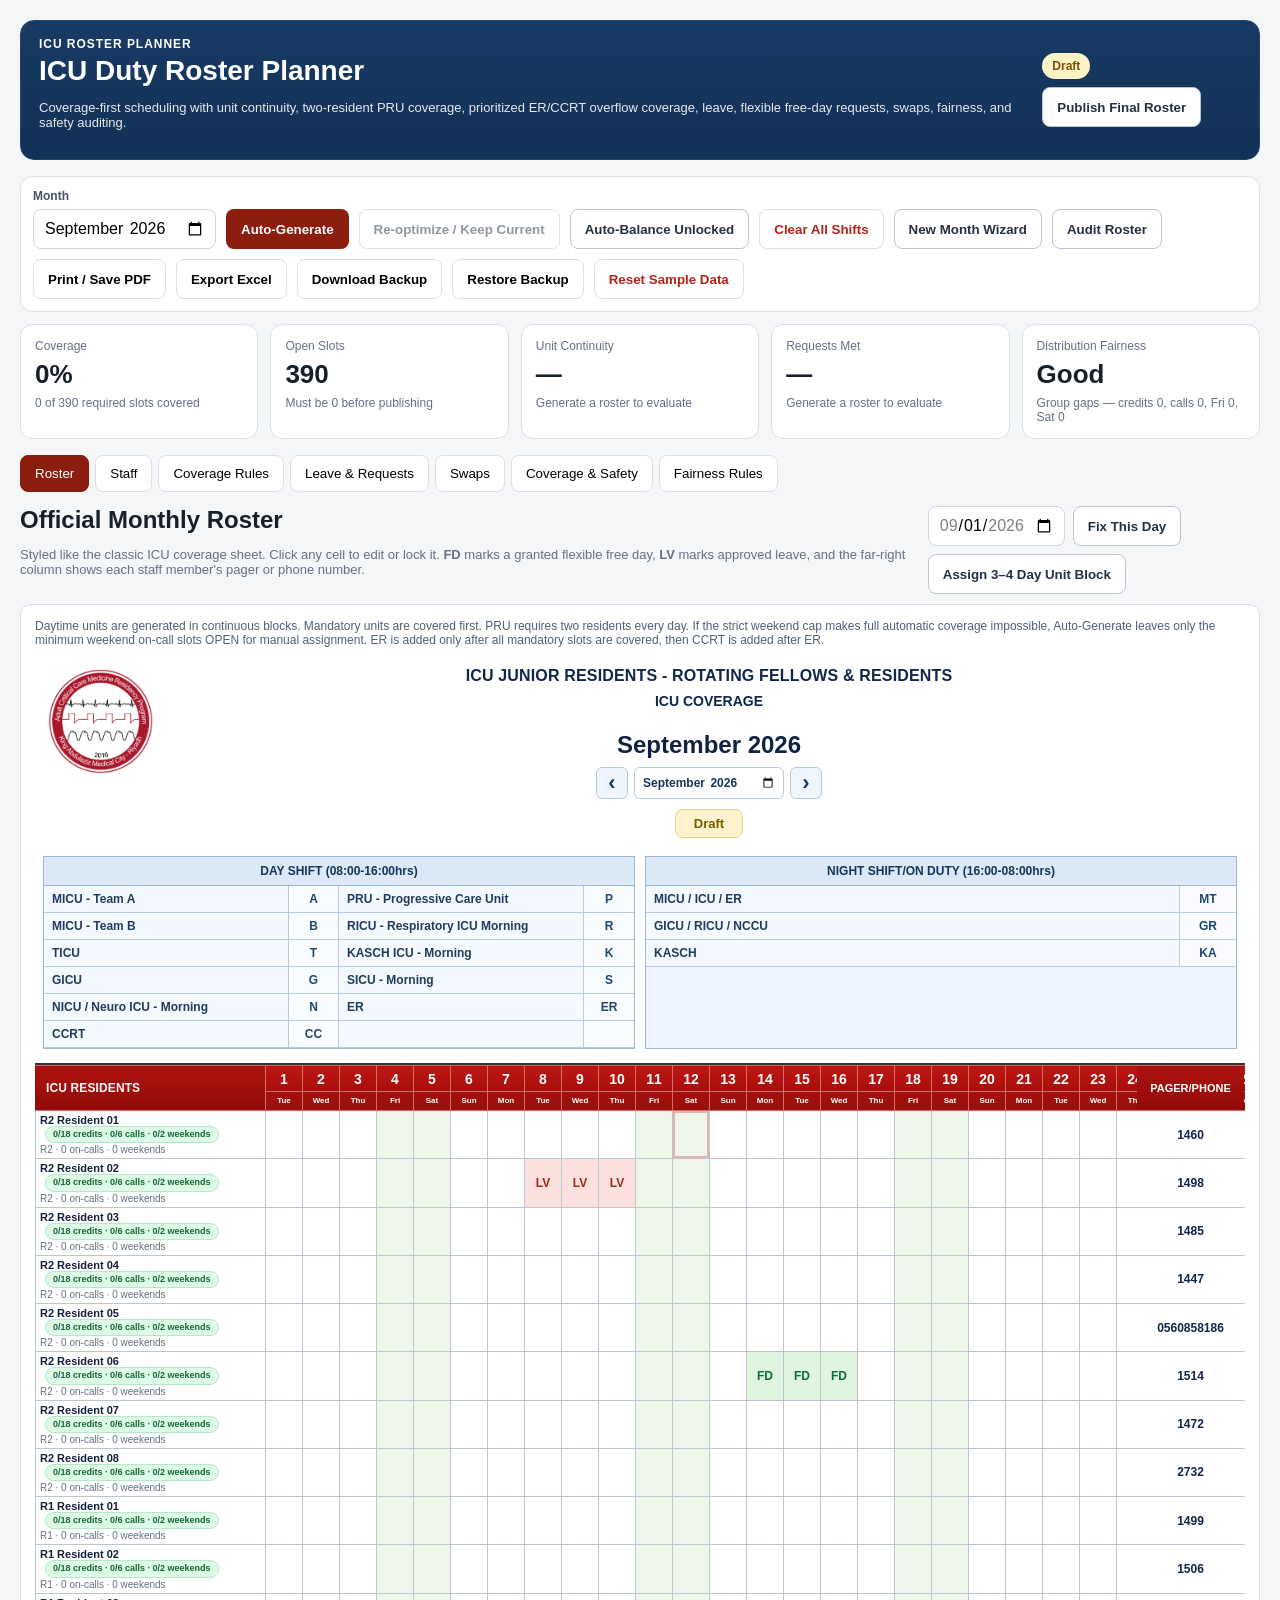
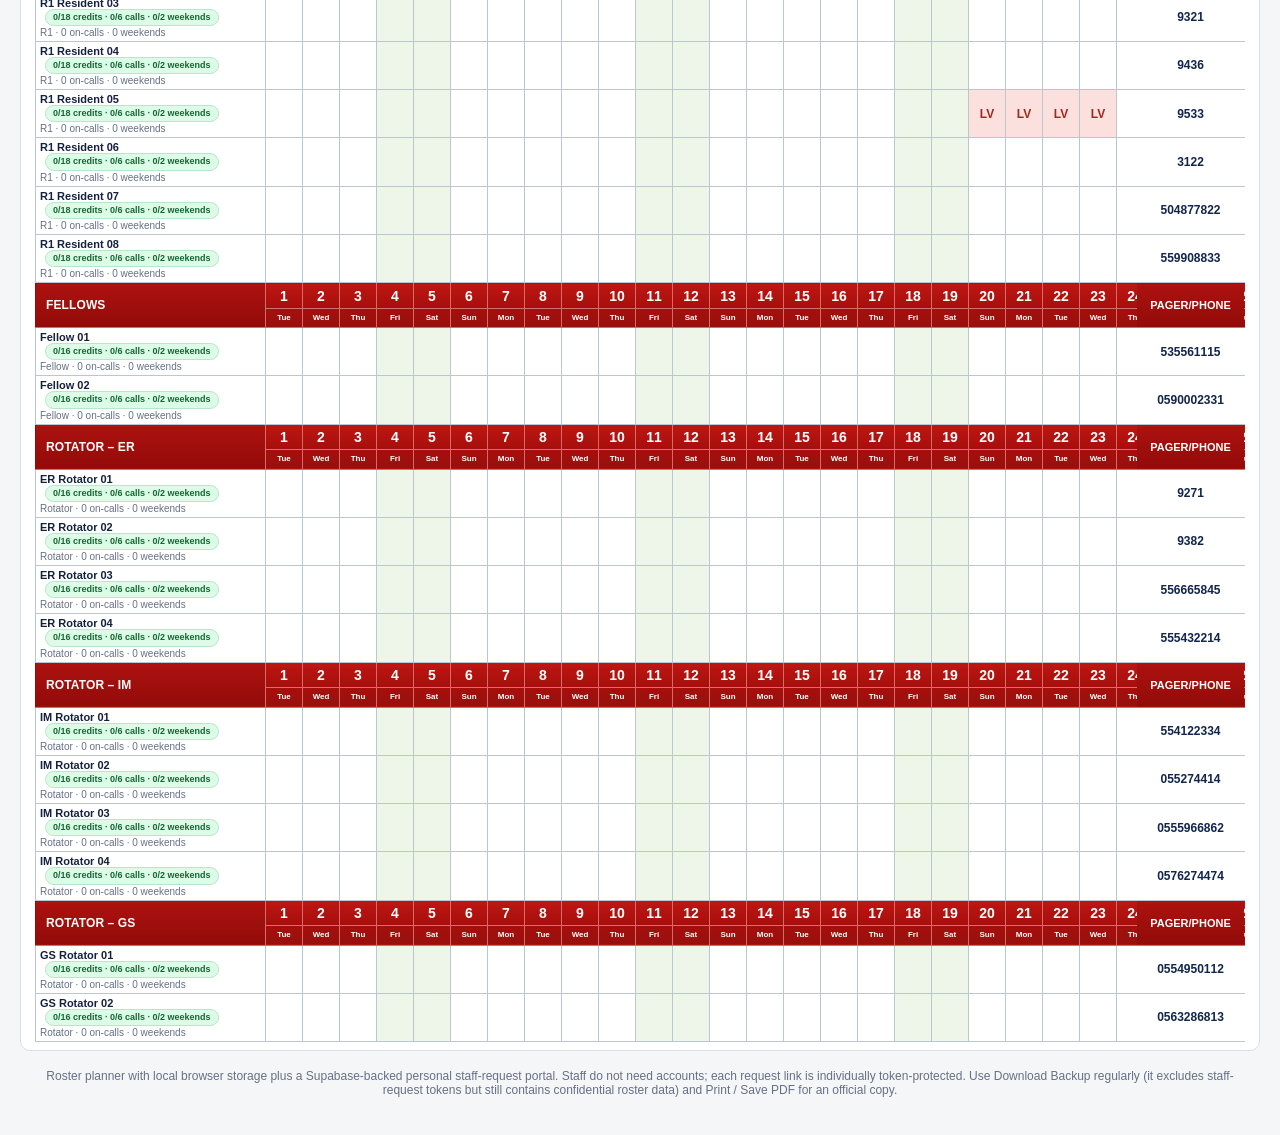
<file: index.html>
<!doctype html>
<html lang="en" dir="ltr">
<head>
  <meta charset="utf-8" />
  <meta name="viewport" content="width=device-width, initial-scale=1" />
  <title>ICU Roster Planner</title>
  <link rel="stylesheet" href="styles.css" />
</head>
<body>
  <div class="app-shell">
    <header class="topbar">
      <div>
        <div class="eyebrow">ICU ROSTER PLANNER</div>
        <h1>ICU Duty Roster Planner</h1>
        <p class="muted">Coverage-first scheduling with unit continuity, two-resident PRU coverage, prioritized ER/CCRT overflow coverage, leave, flexible free-day requests, swaps, fairness, and safety auditing.</p>
      </div>
      <div class="header-actions">
        <span id="publishBadge" class="badge draft">Draft</span>
        <button id="publishBtn" class="btn secondary" type="button">Publish Final Roster</button>
      </div>
    </header>

    <section class="toolbar card">
      <div class="field compact">
        <label for="monthPicker">Month</label>
        <input id="monthPicker" type="month" value="2026-09" />
      </div>
      <button id="generateBtn" class="btn primary" type="button">Auto-Generate</button>
      <button id="reoptimizeBtn" class="btn secondary" type="button" title="Try to satisfy new requests while changing as few existing assignments as possible">Re-optimize / Keep Current</button>
      <button id="autoBalanceBtn" class="btn secondary" type="button" title="Rebalance unlocked assignments without changing daily coverage">Auto-Balance Unlocked</button>
      <button id="clearAllShiftsBtn" class="btn danger ghost" type="button" title="Clear every roster assignment in the current month">Clear All Shifts</button>
      <button id="newMonthBtn" class="btn secondary" type="button">New Month Wizard</button>
      <button id="auditBtn" class="btn secondary" type="button">Audit Roster</button>
      <button id="printBtn" class="btn ghost" type="button">Print / Save PDF</button>
      <button id="exportExcelBtn" class="btn ghost" type="button" title="Download the roster, coverage, units and workload as an Excel workbook">Export Excel</button>
      <button id="backupBtn" class="btn ghost" type="button">Download Backup</button>
      <button id="restoreBtn" class="btn ghost" type="button">Restore Backup</button>
      <input id="restoreInput" type="file" accept="application/json,.json" hidden />
      <button id="resetBtn" class="btn danger ghost" type="button">Reset Sample Data</button>
    </section>

    <section id="newMonthWizard" class="form-card card hidden wizard-card">
      <div class="section-head small">
        <div><h2>New Month Wizard</h2><p class="muted">Create the next roster without re-entering names, pagers, eligibility, or rules. Choose who is active for that month; assignments start blank.</p></div>
        <button id="closeNewMonthBtn" class="btn ghost" type="button">Close</button>
      </div>
      <div class="form-grid">
        <div class="field"><label>New roster month</label><input id="wizardMonth" type="month" /></div>
        <div class="field"><label>Starting point</label><select id="wizardMode"><option value="blank">Blank assignments, keep staff, pagers & rules</option></select></div>
      </div>
      <div class="wizard-staff-head"><strong>Active staff for the new month</strong><div class="inline-actions"><button id="wizardSelectAll" class="mini-btn" type="button">Select All</button><button id="wizardClearAll" class="mini-btn" type="button">Clear</button></div></div>
      <div id="wizardStaffList" class="wizard-staff-list"></div>
      <div class="inline-actions spaced"><button id="createMonthBtn" class="btn primary" type="button">Create Month</button><span class="muted">Leave/TRA and requests remain attached to their original dates automatically.</span></div>
    </section>

    <section class="stats-grid five">
      <article class="stat card"><span>Coverage</span><strong id="coverageStat">—</strong><small id="coverageSub">—</small></article>
      <article class="stat card"><span>Open Slots</span><strong id="openStat">—</strong><small>Must be 0 before publishing</small></article>
      <article class="stat card"><span>Unit Continuity</span><strong id="continuityStat">—</strong><small id="continuitySub">Minimum block rule</small></article>
      <article class="stat card"><span>Requests Met</span><strong id="requestStat">—</strong><small id="requestSub">Soft preferences</small></article>
      <article class="stat card"><span>Distribution Fairness</span><strong id="fairnessStat">—</strong><small id="fairnessSub">Group-balanced totals, calls, and weekends</small></article>
    </section>

    <nav class="tabs" aria-label="Application sections">
      <button class="tab active" data-tab="schedule" type="button">Roster</button>
      <button class="tab" data-tab="staff" type="button">Staff</button>
      <button class="tab" data-tab="coverage" type="button">Coverage Rules</button>
      <button class="tab" data-tab="requests" type="button">Leave & Requests</button>
      <button class="tab" data-tab="swaps" type="button">Swaps</button>
      <button class="tab" data-tab="safety" type="button">Coverage & Safety</button>
      <button class="tab" data-tab="rules" type="button">Fairness Rules</button>
    </nav>

    <main>
      <section id="tab-schedule" class="tab-panel active">
        <div class="schedule-head compact-head">
          <div>
            <h2>Official Monthly Roster</h2>
            <p class="muted">Styled like the classic ICU coverage sheet. Click any cell to edit or lock it. <b>FD</b> marks a granted flexible free day, <b>LV</b> marks approved leave, and the far-right column shows each staff member's pager or phone number.</p>
          </div>
          <div class="inline-actions fix-day-controls">
            <input id="fixDayDate" type="date" aria-label="Date to repair" />
            <button id="fixDayBtn" class="btn secondary" type="button">Fix This Day</button>
            <button id="unitBlockBtn" class="btn secondary" type="button">Assign 3–4 Day Unit Block</button>
          </div>
        </div>

        <div id="unitBlockPanel" class="form-card card hidden unit-block-card">
          <div class="section-head small">
            <div><h3>Assign 3–4 Consecutive Days to One Unit</h3><p class="muted">Fast manual block assignment for required daytime units only. This tool cannot assign or overwrite MT, GR, KA, ER/CCRT overflow, or any other on-call/night duty. For any staff member, a block that would split Friday/Saturday is shifted to the nearest same-length weekend-safe block and shown in the preview before applying.</p></div>
            <button id="closeUnitBlockBtn" class="btn ghost" type="button">Close</button>
          </div>
          <div class="form-grid unit-block-grid">
            <div class="field"><label>Staff member</label><select id="unitBlockStaff"></select></div>
            <div class="field"><label>Daytime unit</label><select id="unitBlockUnit"></select></div>
            <div class="field"><label>Start date</label><input id="unitBlockStart" type="date" /></div>
            <div class="field"><label>Consecutive days</label><select id="unitBlockLength"><option value="3">3 days</option><option value="4">4 days</option></select></div>
          </div>
          <label class="check"><input id="unitBlockLock" type="checkbox" /> Lock these cells after assignment</label>
          <div id="unitBlockPreview" class="staff-sheet-tip">Choose staff, a daytime unit, start date, and 3 or 4 days.</div>
          <div class="inline-actions"><button id="applyUnitBlockBtn" class="btn primary" type="button">Apply Unit Block</button></div>
        </div>
        <div class="official-roster card">
          <div class="official-note">Daytime units are generated in continuous blocks. Mandatory units are covered first. PRU requires two residents every day. If the strict weekend cap makes full automatic coverage impossible, Auto-Generate leaves only the minimum weekend on-call slots OPEN for manual assignment. ER is added only after all mandatory slots are covered, then CCRT is added after ER.</div>
          <div id="auditBanner" class="audit-banner hidden" role="status" aria-live="polite"></div>
          <div class="official-header">
            <div class="seal-wrap">
              <img class="official-logo" src="kamc-acrm-logo.jpg" alt="Adult Critical Care Medicine Residency Program logo" />
            </div>
            <div class="official-titles">
              <div class="title-1">ICU JUNIOR RESIDENTS - ROTATING FELLOWS &amp; RESIDENTS</div>
              <div class="title-2">ICU COVERAGE</div>
              <div id="officialMonth" class="month-title">September 2026</div>
              <div class="month-controls" aria-label="Change roster month">
                <button id="prevMonthBtn" class="month-nav-btn" type="button" aria-label="Previous month">‹</button>
                <input id="officialMonthPicker" type="month" value="2026-09" aria-label="Roster month" />
                <button id="nextMonthBtn" class="month-nav-btn" type="button" aria-label="Next month">›</button>
              </div>
              <div id="officialStatusBadge" class="official-status draft">Draft</div>
            </div>
            <div class="legend-panels">
              <div class="legend-box">
                <div class="legend-box-title">DAY SHIFT (08:00-16:00hrs)</div>
                <div id="dayLegendTable" class="legend-grid"></div>
              </div>
              <div class="legend-box night">
                <div class="legend-box-title">NIGHT SHIFT/ON DUTY (16:00-08:00hrs)</div>
                <div id="nightLegendTable" class="legend-grid night"></div>
              </div>
            </div>
          </div>
          <div class="table-wrap official-table-wrap">
            <table id="scheduleTable" class="schedule-table official"></table>
          </div>
        </div>
        <div id="cellEditor" class="editor card hidden" aria-live="polite">
          <div>
            <strong id="editorTitle">Edit Assignment</strong>
            <div id="editorMeta" class="muted"></div>
          </div>
          <div class="editor-controls">
            <select id="editorShift"></select>
            <label class="check"><input id="editorLock" type="checkbox" /> Lock</label>
            <button id="saveCellBtn" class="btn primary" type="button">Save</button>
            <button id="clearCellBtn" class="btn secondary" type="button">Clear</button>
            <button id="closeEditorBtn" class="btn ghost" type="button">Close</button>
          </div>
        </div>
      </section>

      <section id="tab-staff" class="tab-panel">
        <div class="section-head">
          <div><h2>Staff</h2><p class="muted">Maintain the master staff list and choose who is active in the selected roster month. <b>Remove from Month</b> preserves historical rosters; <b>Delete Permanently</b> is the destructive master-list action.</p></div>
          <div class="inline-actions">
            <button id="staffSheetBtn" class="btn secondary" type="button">Staff Sheet Editor</button>
            <button id="bulkStaffBtn" class="btn secondary" type="button">Quick Paste Staff</button>
            <button id="removeSelectedStaffBtn" class="btn secondary" type="button" disabled>Remove Selected from Month (0)</button>
            <button id="deleteSelectedStaffBtn" class="btn danger ghost" type="button" disabled>Delete Permanently Selected (0)</button>
            <button id="addStaffBtn" class="btn primary" type="button">Add Staff Member</button>
          </div>
        </div>
        <div class="table-wrap card"><table class="data-table" id="staffTable"></table></div>
        <div id="staffSheetForm" class="form-card card hidden staff-sheet-card">
          <div class="section-head small">
            <div>
              <h3>Staff Sheet Editor</h3>
              <p class="muted">Edit many staff members like a spreadsheet. The fastest way to enter pager/phone numbers is to copy one column from Excel and paste it into the first <b>Pager / Phone</b> cell below. Multi-row tab-separated paste is supported.</p>
            </div>
            <div class="inline-actions">
              <button id="sheetSelectAllBtn" class="btn ghost" type="button">Select All</button>
              <button id="sheetClearSelectionBtn" class="btn ghost" type="button">Clear Selection</button>
              <button id="sheetRemoveSelectedBtn" class="btn secondary" type="button" disabled>Remove Selected from Month (0)</button>
              <button id="sheetDeleteSelectedBtn" class="btn danger ghost" type="button" disabled>Delete Permanently Selected (0)</button>
              <button id="saveStaffSheetBtn" class="btn primary" type="button">Save Sheet Changes</button>
              <button id="closeStaffSheetBtn" class="btn ghost" type="button">Close</button>
            </div>
          </div>
          <div class="staff-sheet-tip"><b>Paste tip:</b> You can paste a single pager column downward, or copy rows with columns in this order: <b>Name | Level | Group | Pager/Phone | Max Credits</b>.</div>
          <div class="table-wrap staff-sheet-wrap"><table class="data-table staff-sheet-table" id="staffSheetTable"></table></div>
        </div>
        <div id="bulkStaffForm" class="form-card card hidden bulk-staff-card">
          <div class="section-head small">
            <div>
              <h3>Quick Paste Staff</h3>
              <p class="muted">Paste many names at once. One person per line. You can paste <b>Name only</b>, <b>Name + pager/phone</b>, or tab/comma-separated columns. The importer can detect R1, R2, Fellow, ER, IM, and GS labels automatically.</p>
            </div>
          </div>
          <div class="bulk-staff-grid">
            <div class="field bulk-text-field">
              <label for="bulkStaffText">Paste staff list</label>
              <textarea id="bulkStaffText" rows="10" placeholder="Ali Alsuhaibani R2    1460
Nourah Al Turaif R2    1498
Saud AlDayel ER    0555966862

Tip: tabs, commas, or multiple spaces are accepted."></textarea>
              <small class="muted">Examples: <b>Ali Alsuhaibani R2 [TAB] 1460</b> or simply <b>Ali Alsuhaibani</b>.</small>
            </div>
            <div class="bulk-defaults">
              <div class="field"><label>Default Level</label><select id="bulkStaffLevel"><option>R1</option><option selected>R2</option><option>R3</option><option>Fellow</option><option>Rotator</option></select></div>
              <div class="field"><label>Default Group</label><input id="bulkStaffGroup" type="text" value="ICU Residents" placeholder="ICU Residents / ER Rotators..." /></div>
              <div class="field"><label>Maximum Shift Credits / Month</label><input id="bulkStaffMax" type="number" min="1" max="31" value="18" /></div>
              <label class="check bulk-check"><input id="bulkAutoDetect" type="checkbox" checked /> Auto-detect R1 / R2 / Fellow / ER / IM / GS from each line</label>
              <label class="check bulk-check"><input id="bulkSkipDuplicates" type="checkbox" checked /> Skip names already in Staff</label>
            </div>
          </div>
          <div id="bulkStaffPreview" class="bulk-preview muted">Paste names above to see how they will be interpreted.</div>
          <div class="inline-actions">
            <button id="importBulkStaffBtn" class="btn primary" type="button">Add Pasted Staff</button>
            <button id="clearBulkStaffBtn" class="btn secondary" type="button">Clear</button>
            <button id="cancelBulkStaffBtn" class="btn ghost" type="button">Close</button>
          </div>
        </div>
        <div id="staffForm" class="form-card card hidden">
          <h3 id="staffFormTitle">Add Staff Member</h3>
          <div class="form-grid">
            <div class="field"><label>Name</label><input id="staffName" type="text" /></div>
            <div class="field"><label>Level</label><select id="staffLevel"><option>R1</option><option>R2</option><option>R3</option><option>Fellow</option><option>Rotator</option></select></div>
            <div class="field"><label>Group</label><input id="staffGroup" type="text" placeholder="Residents / ER / IM..." /></div>
            <div class="field"><label>Maximum Shift Credits / Month</label><input id="staffMax" type="number" min="1" max="31" value="16" /></div>
            <div class="field"><label>Pager / Phone</label><input id="staffPager" type="text" placeholder="1460 or 05xxxxxxxx" /></div>
            <label class="check"><input id="staffActiveMonth" type="checkbox" checked /> Active in selected roster month</label>
          </div>
          <div class="field">
            <div class="eligibility-heading">
              <label>Eligible Unit / Shift Codes</label>
              <label class="eligible-select-all"><input id="staffEligibleAll" type="checkbox" /> Select all</label>
            </div>
            <div id="staffEligible" class="chips"></div>
          </div>
          <div class="inline-actions"><button id="saveStaffBtn" class="btn primary" type="button">Save</button><button id="cancelStaffBtn" class="btn ghost" type="button">Cancel</button></div>
        </div>
      </section>

      <section id="tab-coverage" class="tab-panel">
        <div class="section-head">
          <div><h2>Daily Coverage Rules</h2><p class="muted">Required units are covered first. PRU requires two residents every day. After all mandatory coverage is complete, spare capacity is assigned to ER first and then CCRT. Day units can enforce continuous rotation blocks.</p></div>
          <button id="addShiftBtn" class="btn primary" type="button">Add Unit / Shift</button>
        </div>
        <div class="table-wrap card"><table class="data-table" id="shiftTable"></table></div>
        <div id="shiftForm" class="form-card card hidden">
          <h3 id="shiftFormTitle">Add Unit / Shift</h3>
          <div class="form-grid">
            <div class="field"><label>Code</label><input id="shiftCode" type="text" maxlength="8" /></div>
            <div class="field"><label>Name</label><input id="shiftName" type="text" /></div>
            <div class="field"><label>Type</label><select id="shiftType"><option value="day">Day unit</option><option value="night">Night shift</option></select></div>
            <div class="field"><label>Minimum (required) on Weekdays</label><input id="shiftWeekday" type="number" min="0" max="10" value="1" /></div>
            <div class="field"><label>Maximum on Weekdays (optional)</label><input id="shiftWeekdayMax" type="number" min="0" max="10" placeholder="same as minimum" /></div>
            <div class="field"><label>Minimum (required) on Weekends</label><input id="shiftWeekend" type="number" min="0" max="10" value="1" /></div>
            <div class="field"><label>Maximum on Weekends (optional)</label><input id="shiftWeekendMax" type="number" min="0" max="10" placeholder="same as minimum" /></div>
            <label class="field checkbox-field"><span>Use unit-continuity blocks</span><input id="shiftContinuity" type="checkbox" checked /></label>
          </div>
          <div class="inline-actions"><button id="saveShiftBtn" class="btn primary" type="button">Save</button><button id="cancelShiftBtn" class="btn ghost" type="button">Cancel</button></div>
        </div>
      </section>

      <section id="tab-requests" class="tab-panel">
        <div class="request-portal card form-card always">
          <div class="section-head small">
            <div>
              <h2>Secure Staff Request Links</h2>
              <p class="muted">Each staff member gets a <b>personal request link</b> for flexible free days, day-off/preference requests, leave and swaps. No staff login is required, but the personal token prevents someone from simply selecting another person's name.</p>
            </div>
            <div class="inline-actions">
              <button id="syncPortalBtn" class="btn primary" type="button">Create / Sync Portal</button>
              <button id="refreshRemoteRequestsBtn" class="btn secondary" type="button">Refresh Requests</button>
              <button id="regenerateStaffLinksBtn" class="btn ghost" type="button">Regenerate Personal Links</button>
              <button id="deactivatePortalBtn" class="btn danger ghost" type="button">Deactivate Portal</button>
            </div>
          </div>
          <div class="portal-personal-grid">
            <div class="field"><label>Staff Member</label><select id="portalStaffSelect"></select></div>
            <div class="field portal-link-field"><label>Personal Request Link</label><div class="portal-link-row"><input id="staffRequestLink" type="text" readonly placeholder="Create/sync the portal first" /><button id="copyRequestLinkBtn" class="btn ghost" type="button">Copy Personal Link</button></div></div>
          </div>
          <div class="portal-public-grid">
            <div class="field portal-link-field"><label>Public Link — Requests, Leave &amp; Flexible Days (staff pick their own name)</label><div class="portal-link-row"><input id="publicRequestLink" type="text" readonly placeholder="Create/sync the portal first" /><button id="copyPublicRequestLinkBtn" class="btn ghost" type="button">Copy Public Link</button></div></div>
            <div class="field portal-link-field"><label>Public Link — Shift Swaps (staff pick their own name)</label><div class="portal-link-row"><input id="publicSwapLink" type="text" readonly placeholder="Create/sync the portal first" /><button id="copyPublicSwapLinkBtn" class="btn ghost" type="button">Copy Public Swap Link</button></div></div>
            <p class="muted portal-public-note"><b>Convenience vs. security:</b> a public link works for the whole team, but it also lets anyone who has it submit a request as <i>any</i> staff member. Every request is still only a pending request until you approve it. Share it only in your private staff group, and use <b>Regenerate Personal Links</b> to cancel all links (public and personal) if one leaks.</p>
          </div>
          <div id="portalStatus" class="muted portal-status">Not synced yet.</div>
          <div class="table-wrap spaced"><table class="data-table" id="remoteRequestsTable"></table></div>
        </div>
        <div class="three-col">
          <div class="card form-card always">
            <h2>Leave</h2>
            <p class="muted">Approved leave is a hard unavailable period. Pending leave does not block scheduling until approved.</p>
            <div class="field"><label>Staff Member</label><select id="leavePerson"></select></div>
            <div class="form-grid two">
              <div class="field"><label>From</label><input id="leaveFrom" type="date" /></div>
              <div class="field"><label>To</label><input id="leaveTo" type="date" /></div>
            </div>
            <div class="field"><label>Status</label><select id="leaveStatus"><option value="approved">Approved</option><option value="pending">Pending Approval</option></select></div>
            <button id="addLeaveBtn" class="btn primary" type="button">Add Leave</button>
          </div>

          <div class="card form-card always">
            <h2>Exact Day / Shift Request</h2>
            <p class="muted">These are strong preferences, not leave. Coverage and hard safety rules remain higher priority.</p>
            <div class="field"><label>Staff Member</label><select id="requestPerson"></select></div>
            <div class="form-grid two">
              <div class="field"><label>Date</label><input id="requestDate" type="date" /></div>
              <div class="field"><label>Request Type</label><select id="requestType"><option value="off">Prefer this day free</option><option value="prefer">Prefer a specific shift</option><option value="avoid">Prefer to avoid a specific shift</option></select></div>
            </div>
            <div class="field"><label>Shift</label><select id="requestShift"></select></div>
            <button id="addRequestBtn" class="btn primary" type="button">Add Request</button>
          </div>

          <div class="card form-card always emphasis-card">
            <h2>Flexible Free Days</h2>
            <p class="muted">Use this when someone wants free days but does not need fixed dates. The planner chooses the best dates around the roster.</p>
            <div class="field"><label>Staff Member</label><select id="freePerson"></select></div>
            <div class="form-grid two">
              <div class="field"><label>Number of Free Days</label><input id="freeDays" type="number" min="1" max="10" value="3" /></div>
              <label class="field checkbox-field"><span>Consecutive free days</span><input id="freeConsecutive" type="checkbox" checked /></label>
              <div class="field"><label>Earliest Date</label><input id="freeFrom" type="date" /></div>
              <div class="field"><label>Latest Date</label><input id="freeTo" type="date" /></div>
            </div>
            <button id="addFreeRequestBtn" class="btn primary" type="button">Add Flexible Request</button>
          </div>
        </div>

        <div class="table-wrap card spaced"><table class="data-table" id="leaveTable"></table></div>
        <div class="table-wrap card spaced"><table class="data-table" id="requestTable"></table></div>
        <div class="table-wrap card spaced"><table class="data-table" id="freeRequestTable"></table></div>
      </section>

      <section id="tab-swaps" class="tab-panel">
        <div class="section-head"><div><h2>Shift Swaps</h2><p class="muted">Create a proposed staff-to-staff swap. The planner validates eligibility, leave, protected post-call days, coverage, monthly assignment/on-call limits, and the unit-continuity rule before approval.</p></div></div>
        <div class="swap-builder card form-card always">
          <div class="swap-side">
            <h3>Staff A</h3>
            <div class="field"><label>Staff Member</label><select id="swapPersonA"></select></div>
            <div class="field"><label>Assignment Date</label><input id="swapDateA" type="date" /></div>
            <div id="swapCurrentA" class="assignment-preview">Select a person and date</div>
          </div>
          <div class="swap-arrow" aria-hidden="true">⇄</div>
          <div class="swap-side">
            <h3>Staff B</h3>
            <div class="field"><label>Staff Member</label><select id="swapPersonB"></select></div>
            <div class="field"><label>Assignment Date</label><input id="swapDateB" type="date" /></div>
            <div id="swapCurrentB" class="assignment-preview">Select a person and date</div>
          </div>
          <div class="swap-action"><button id="addSwapBtn" class="btn primary" type="button">Create Swap Request</button></div>
        </div>
        <div class="table-wrap card spaced"><table class="data-table" id="swapTable"></table></div>
      </section>

      <section id="tab-safety" class="tab-panel">
        <div class="section-head"><div><h2>Coverage & Safety</h2><p class="muted">Daily coverage status, publish gate, soft-request review, and local activity history.</p></div></div>
        <div id="safetyChecklist" class="safety-grid"></div>
        <div class="table-wrap card spaced"><table class="data-table" id="coverageTable"></table></div>
        <div class="section-head small"><div><h3>Activity Log</h3><p class="muted">Stored only in this browser.</p></div><button id="clearLogBtn" class="btn ghost" type="button">Clear Log</button></div>
        <div class="table-wrap card"><table class="data-table" id="activityTable"></table></div>
      </section>

      <section id="tab-counter" class="tab-panel">
        <div class="section-head">
          <div>
            <h2>Shift Counter &amp; TRA / Leave Calculator</h2>
            <p class="muted">Based on your current roster sheet: morning/day duty = 1 shift credit and on-call/night duty = 2 shift credits. The adjusted shift target is prorated for TRA/leave days.</p>
          </div>
        </div>
        <div class="counter-layout">
          <div class="card form-card always calculator-card">
            <h3>TRA / Leave Shift Calculator</h3>
            <p class="muted">Formula from your sheet: <b>Adjusted shifts = ROUND(Average shifts − (Average shifts ÷ Month/block days × TRA/leave days))</b>.</p>
            <div class="form-grid two">
              <div class="field"><label>Month / Block Days</label><input id="calcMonthDays" type="number" min="1" max="62" value="30" /></div>
              <div class="field"><label>Average / Required Shifts</label><input id="calcAverageShifts" type="number" min="0" max="40" value="20" /></div>
              <div class="field"><label>TRA / Leave Days</label><input id="calcLeaveDays" type="number" min="0" max="62" value="0" /></div>
              <div class="calculator-result"><span>Quoted shifts after TRA / leave</span><strong id="calcResult">20</strong></div>
            </div>
            <div class="inline-actions spaced-small">
              <button id="calcUseCurrentMonthBtn" class="btn secondary" type="button">Use Current Month Days</button>
              <button id="calcSetCounterBaseBtn" class="btn ghost" type="button">Use Average as Counter Base</button>
            </div>
          </div>
          <div class="card form-card always counter-summary-card">
            <h3>Counter Settings</h3>
            <p class="muted">The counter below automatically uses approved leave days that overlap the displayed month.</p>
            <div class="field"><label>Base Required Shift Credits</label><input id="counterBaseShifts" type="number" min="0" max="40" value="20" /></div>
            <div class="counter-formula-note">Adjusted target = base target prorated by approved leave days in the current month.</div>
          </div>
        </div>
        <div class="table-wrap card spaced"><table class="data-table" id="shiftCounterTable"></table></div>
      </section>

      <section id="tab-rules" class="tab-panel">
        <div class="rules-grid">
          <label class="rule card"><span>Minimum Continuous Days in Same Day Unit</span><input id="ruleMinUnitBlock" type="number" min="1" max="7" /></label>
          <label class="rule card"><span>Maximum Consecutive Working Days</span><input id="ruleConsecutive" type="number" min="1" max="12" /></label>
          <label class="rule card"><span>Maximum Shift Credits / Person / Month (Day = 1, On-call = 2)</span><input id="ruleMaxAssignments" type="number" min="1" max="31" /></label>
          <label class="rule card"><span>Maximum On-Calls / Person / Month</span><input id="ruleMaxNightCalls" type="number" min="1" max="15" /></label>
          <label class="rule card"><span>Minimum Calendar-Day Spacing Between On-Calls</span><input id="ruleMinNightGapDays" type="number" min="3" max="14" /></label>
          <label class="rule card"><span>Protect Full Post-Call Day (no assignment after on-call)</span><input id="ruleNightRest" type="checkbox" /></label>
          <label class="rule card"><span>Acceptable Shift-Credit Difference</span><input id="ruleFairGap" type="number" min="0" max="10" /></label>
          <label class="rule card"><span>Continue Last Unit From Previous Month (until the minimum block is reached)</span><input id="ruleContinuePrevMonth" type="checkbox" /></label>
          <label class="rule card"><span>Saudi Weekend (Friday / Saturday)</span><input id="ruleSaudiWeekend" type="checkbox" /></label>
          <div class="rule card fixed-rule"><span>All-Staff Weekend Maximum</span><strong id="weekendCapSummary">Calculated from the selected month</strong></div>
          <div class="rule card fixed-rule"><span>Weekend Duty Package</span><strong id="weekendPackageSummary">1 weekend on-call OR both weekend day shifts</strong></div>
          <div class="rule card fixed-rule"><span>On-call Weight</span><strong>2 shift credits</strong></div>
        </div>
        <div class="card note">
          <h3>Scheduling priorities</h3>
          <p><b>Hard rules:</b> every required slot should be covered; PRU has two required residents every day; approved leave blocks assignment; one assignment per person per day; eligibility, the full post-call calendar day is protected after each on-call, shift-credit caps, monthly on-call caps, consecutive-day limits, locked assignments, ≥3-calendar-day on-call spacing, daytime unit-continuity blocks, and all-staff weekend limits are protected.</p>
          <p class="muted"><b>Shift-credit logic:</b> a daytime assignment counts as <b>1 shift credit</b>; an on-call/night assignment counts as <b>2 shift credits</b>. Each person's effective monthly credit maximum is the lower of the global rule and that person's individual maximum in Staff.</p>
          <p class="muted"><b>Weekend logic for all staff:</b> when the selected month contains 4 weekends, every active staff member may cover at most <b>2 weekends</b>; when it contains 5 weekends, the maximum is <b>3 weekends</b>. A weekend package is either <b>one weekend on-call</b> or <b>both weekend day shifts</b> (Friday + Saturday in Saudi weekend mode). If automatic weekend capacity is short, only the minimum unavoidable weekend on-call slots are left open for manual completion.</p>
          <p><b>Soft goals:</b> after mandatory coverage is safe, assign extra capacity to ER first and then CCRT; honor requested free days and shift preferences; balance shift credits, on-calls, Fridays/Saturdays, and distinct weekends; and keep re-optimization changes to a minimum.</p>
        </div>
        <div class="section-head small"><div><h3>Monthly Fairness</h3><p class="muted">Use this table to identify uneven shift credits, on-calls, and weekend burden.</p></div></div>
        <div class="table-wrap card"><table class="data-table" id="fairnessTable"></table></div>
      </section>
    </main>

    <footer class="footer">Roster planner with local browser storage plus a Supabase-backed personal staff-request portal. Staff do not need accounts; each request link is individually token-protected. Use Download Backup regularly (it excludes staff-request tokens but still contains confidential roster data) and Print / Save PDF for an official copy.</footer>
  </div>
  <script src="xlsx-export.js"></script>
<script src="app.js"></script>
</body>
</html>
</file>
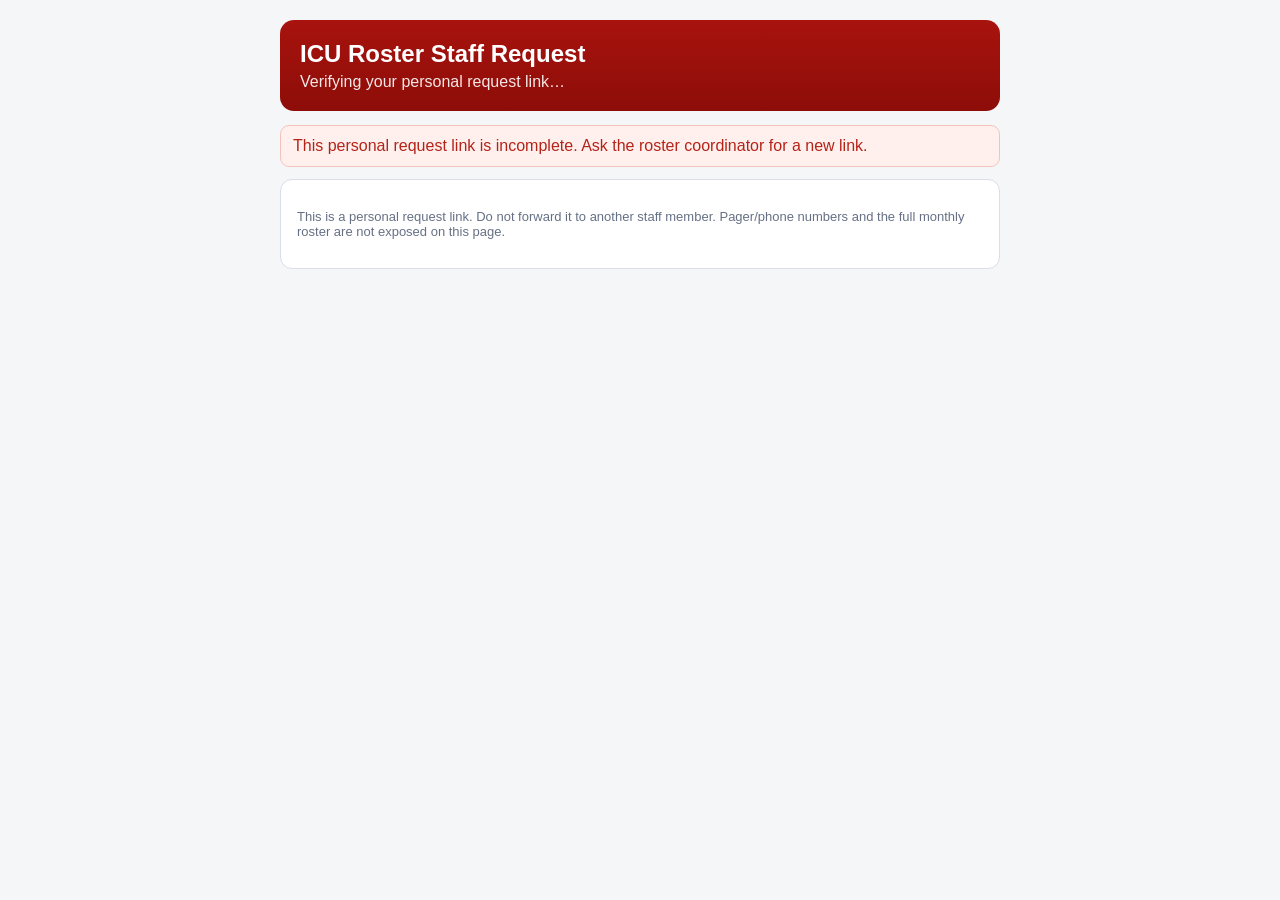
<file: request.html>
<!doctype html>
<html lang="en" dir="ltr">
<head>
  <meta charset="utf-8" />
  <meta name="viewport" content="width=device-width, initial-scale=1" />
  <meta name="referrer" content="no-referrer" />
  <title>ICU Roster Staff Request</title>
  <style>
    :root{--bg:#f4f6f8;--card:#fff;--text:#17202a;--muted:#667085;--border:#d9dee7;--primary:#a3120d;--green:#176b3a;--red:#b42318}*{box-sizing:border-box}body{margin:0;background:var(--bg);color:var(--text);font-family:Inter,Segoe UI,Arial,sans-serif}.wrap{max-width:760px;margin:0 auto;padding:20px}.hero{background:linear-gradient(180deg,#a8130e,#8d0d08);color:#fff;border-radius:14px;padding:20px;margin-bottom:14px}.hero h1{margin:0 0 5px;font-size:24px}.hero p{margin:0;opacity:.9}.card{background:#fff;border:1px solid var(--border);border-radius:12px;padding:16px;margin:12px 0}.identity{display:flex;justify-content:space-between;gap:12px;align-items:center;padding:10px 12px;background:#f8fafc;border:1px solid var(--border);border-radius:9px}.identity strong{display:block}.field{display:flex;flex-direction:column;gap:6px;margin:10px 0}.field label{font-size:12px;font-weight:800;color:#475467}.field input,.field select{min-height:44px;border:1px solid #cfd5df;border-radius:8px;padding:9px 10px;font:inherit;background:#fff}.grid{display:grid;grid-template-columns:1fr 1fr;gap:10px}.tabs{display:flex;gap:8px;margin:12px 0}.tab{flex:1;border:1px solid var(--border);background:#fff;border-radius:9px;padding:11px;font-weight:800;cursor:pointer}.tab.active{background:var(--primary);color:#fff;border-color:var(--primary)}.panel{display:none}.panel.active{display:block}.btn{width:100%;min-height:46px;border:0;border-radius:9px;background:var(--primary);color:#fff;font-weight:900;cursor:pointer;margin-top:10px}.btn:disabled{opacity:.55;cursor:not-allowed}.muted{color:var(--muted);font-size:13px}.status{padding:11px 12px;border-radius:9px;margin:10px 0;display:none}.status.ok{display:block;background:#eafaf1;color:var(--green);border:1px solid #b7e6c9}.status.bad{display:block;background:#fff0ee;color:var(--red);border:1px solid #f2c3be}.assignment{padding:9px 10px;border-radius:8px;background:#f8fafc;border:1px dashed #d2d9e2;font-size:13px;min-height:40px}.check{display:flex;gap:8px;align-items:center;margin:10px 0}.check input{width:20px;height:20px}@media(max-width:560px){.wrap{padding:12px}.grid{grid-template-columns:1fr}.hero h1{font-size:21px}.identity{align-items:flex-start;flex-direction:column}}
  </style>
</head>
<body>
  <main class="wrap">
    <section class="hero">
      <h1>ICU Roster Staff Request</h1>
      <p id="portalTitle">Verifying your personal request link…</p>
    </section>
    <div id="pageStatus" class="status"></div>
    <section id="publicPicker" class="card" hidden>
      <div class="field"><label>Who are you?</label><select id="publicStaff"><option value="">Select your name…</option></select></div>
      <p class="muted">Choose only your own name. The coordinator reviews every request before anything changes.</p>
    </section>
    <section id="requestApp" class="card" hidden>
      <div class="identity"><div><span class="muted">Requesting as</span><strong id="staffName">—</strong></div><span id="monthName" class="muted"></span></div>
      <div class="tabs">
        <button class="tab active" data-panel="flex" type="button">Flexible Free Days</button>
        <button class="tab" data-panel="day" type="button">Day Off / Preference</button>
        <button class="tab" data-panel="leave" type="button">Leave</button>
        <button class="tab" data-panel="swap" type="button">Shift Swap</button>
      </div>
      <section id="panel-flex" class="panel active">
        <p class="muted">Request free days inside a date window. If approved, the roster must be re-optimized successfully before the request is applied.</p>
        <div class="grid">
          <div class="field"><label>Number of free days</label><input id="freeDays" type="number" min="1" max="10" value="2" /></div>
          <div class="field"><label>Earliest date</label><input id="freeFrom" type="date" /></div>
          <div class="field"><label>Latest date</label><input id="freeTo" type="date" /></div>
        </div>
        <label class="check"><input id="freeConsecutive" type="checkbox" /> Consecutive free days</label>
        <button id="submitFlex" class="btn" type="button">Submit Flexible-Day Request</button>
      </section>
      <section id="panel-day" class="panel">
        <p class="muted">Ask for one date off, or to prefer / avoid a unit on one date. This is a request; the coordinator reviews it before anything changes.</p>
        <div class="grid">
          <div class="field"><label>Date</label><input id="dayDate" type="date" /></div>
          <div class="field"><label>Request</label><select id="dayType"><option value="off">Day off</option><option value="prefer">Prefer a unit</option><option value="avoid">Avoid a unit</option></select></div>
          <div class="field" id="dayShiftField" hidden><label>Unit</label><select id="dayShift"></select></div>
        </div>
        <button id="submitDay" class="btn" type="button">Submit Request</button>
      </section>
      <section id="panel-leave" class="panel">
        <p class="muted">Request leave (annual, sick, course…). If the coordinator approves it, the roster is re-optimized around your leave.</p>
        <div class="grid">
          <div class="field"><label>From</label><input id="leaveFrom" type="date" /></div>
          <div class="field"><label>To</label><input id="leaveTo" type="date" /></div>
          <div class="field"><label>Reason (optional)</label><input id="leaveNote" type="text" maxlength="120" /></div>
        </div>
        <button id="submitLeave" class="btn" type="button">Submit Leave Request</button>
      </section>
      <section id="panel-swap" class="panel">
        <p class="muted">Choose one of your assigned dates and the colleague/date you want to swap with. The coordinator will see a validated request before approving it.</p>
        <div class="field"><label>Your assignment date</label><input id="swapDateA" type="date" /></div>
        <div id="yourAssignment" class="assignment">Select a date to see your assignment.</div>
        <div class="grid">
          <div class="field"><label>Swap with</label><select id="swapPersonB"></select></div>
          <div class="field"><label>Their assignment date</label><input id="swapDateB" type="date" /></div>
        </div>
        <div id="theirAssignment" class="assignment">Select a colleague and date.</div>
        <button id="submitSwap" class="btn" type="button">Submit Swap Request</button>
      </section>
    </section>
    <section class="card"><p id="linkNote" class="muted">This is a personal request link. Do not forward it to another staff member. Pager/phone numbers and the full monthly roster are not exposed on this page.</p></section>
  </main>
<script src="request.js"></script>
</body>
</html>
</file>
<file: styles.css>
:root{--bg:#f4f6f8;--card:#fff;--text:#17202a;--muted:#667085;--border:#d9dee7;--primary:#8b1e0f;--primary2:#6f160b;--green:#267a52;--amber:#9a6700;--red:#b42318;--night:#18395f;--weekend:#eef5ea;--locked:#fff1c8;--free:#e8f7ef;--panel:#f8fafc}
*{box-sizing:border-box}body{margin:0;background:var(--bg);color:var(--text);font-family:Inter,Segoe UI,Arial,sans-serif}.app-shell{max-width:1700px;margin:auto;padding:20px}.topbar{display:flex;justify-content:space-between;gap:20px;align-items:flex-start;margin-bottom:16px}.topbar h1{margin:4px 0 6px;font-size:28px}.eyebrow{font-size:12px;font-weight:800;color:var(--primary);letter-spacing:.08em}.muted{color:var(--muted);font-size:13px}.header-actions,.inline-actions,.editor-controls{display:flex;gap:8px;align-items:center;flex-wrap:wrap}.card{background:var(--card);border:1px solid var(--border);border-radius:12px}.toolbar{padding:12px;display:flex;gap:10px;align-items:end;flex-wrap:wrap}.field{display:flex;flex-direction:column;gap:6px;min-width:0}.field.compact{min-width:180px}.field label,.checkbox-field span{font-size:12px;font-weight:700;color:#475467}.field input,.field select,.editor select,.rule input{min-height:40px;border:1px solid #cfd5df;border-radius:8px;padding:8px 10px;font:inherit;background:#fff;max-width:100%}.checkbox-field{justify-content:center}.checkbox-field input[type=checkbox]{width:22px;height:22px;min-height:22px;align-self:flex-start}.btn{border:1px solid transparent;border-radius:8px;padding:10px 14px;font-weight:750;cursor:pointer;min-height:40px}.btn.primary{background:var(--primary);color:#fff}.btn.primary:hover{background:var(--primary2)}.btn.secondary{background:#fff;border-color:#bac3d0;color:#243142}.btn.ghost{background:transparent;border-color:#d8dee8}.btn.danger{color:var(--red)}.btn:disabled{opacity:.5;cursor:not-allowed}.badge{padding:6px 10px;border-radius:999px;font-size:12px;font-weight:800}.badge.draft{background:#fff2cc;color:#7a5b00}.badge.published{background:#dcfae6;color:#176b3a}.stats-grid{display:grid;grid-template-columns:repeat(4,minmax(0,1fr));gap:12px;margin:12px 0}.stats-grid.five{grid-template-columns:repeat(5,minmax(0,1fr))}.stat{padding:14px}.stat span,.stat small{display:block;color:var(--muted);font-size:12px}.stat strong{font-size:26px;display:block;margin:6px 0}.tabs{display:flex;gap:6px;overflow:auto;padding:4px 0;margin:6px 0 10px}.tab{border:1px solid var(--border);background:#fff;border-radius:8px;padding:10px 14px;white-space:nowrap;cursor:pointer}.tab.active{background:var(--primary);color:#fff;border-color:var(--primary)}.tab-panel{display:none}.tab-panel.active{display:block}.schedule-head,.section-head{display:flex;justify-content:space-between;gap:16px;align-items:flex-start;margin:8px 0 10px}.section-head.small{margin-top:18px}.schedule-head h2,.section-head h2,.section-head h3,.form-card h2,.form-card h3{margin:0 0 4px}.legend{display:flex;gap:8px;flex-wrap:wrap;justify-content:flex-end;max-width:820px}.legend-item{display:flex;gap:4px;align-items:center;font-size:11px}.legend-dot{width:12px;height:12px;border-radius:3px;border:1px solid rgba(0,0,0,.15)}.table-wrap{overflow:auto;max-width:100%}.schedule-table,.data-table{border-collapse:separate;border-spacing:0;width:100%;font-size:12px}.schedule-table th,.schedule-table td,.data-table th,.data-table td{border-left:1px solid var(--border);border-bottom:1px solid var(--border);padding:6px;text-align:center;vertical-align:middle}.schedule-table thead th,.data-table th{background:#f0f2f5;font-weight:800;position:sticky;top:0;z-index:2}.schedule-table .name-col{position:sticky;left:0;z-index:3;background:#f7f7f7;min-width:190px;text-align:left}.schedule-table thead .name-col{z-index:4;background:#e8ebef}.schedule-table td.day-cell{min-width:44px;height:38px;cursor:pointer;font-weight:800}.schedule-table td.day-cell:hover{outline:2px solid #7793b8;outline-offset:-2px}.schedule-table td.weekend,.schedule-table th.weekend{background:var(--weekend)}.schedule-table td.leave{background:#fde2e0;color:#8d1a11}.schedule-table td.request-off{box-shadow:inset 0 0 0 2px #f4b8b3}.schedule-table td.flex-free{background:var(--free);color:#176b3a}.schedule-table td.locked{background:var(--locked)}.schedule-table .code-night{background:#e8eef5;color:var(--night)}.schedule-table .code-day{background:#f6f0ea;color:#6e3923}.date-num{font-size:13px}.dow{font-size:9px;color:var(--muted);display:block}.editor{margin-top:10px;padding:12px;display:flex;justify-content:space-between;gap:12px;align-items:center}.hidden{display:none!important}.audit-banner{margin:8px 0;padding:10px 12px;border-radius:8px;font-size:13px}.audit-banner.ok{background:#eafaf1;color:#176b3a;border:1px solid #b7e6c9}.audit-banner.warn{background:#fff5e5;color:#8b5c00;border:1px solid #f1d79a}.audit-banner.bad{background:#fff0ee;color:#9f2118;border:1px solid #f2c3be}.data-table th,.data-table td{text-align:left}.data-table th.actions,.data-table td.actions{text-align:center;white-space:nowrap}.mini-btn{border:1px solid #c9d1dc;background:#fff;border-radius:6px;padding:5px 8px;cursor:pointer;margin:1px}.mini-btn.danger{color:var(--red)}.mini-btn.good{color:var(--green)}.form-card{padding:14px;margin-top:12px}.form-card.always{margin-top:0}.form-grid{display:grid;grid-template-columns:repeat(4,minmax(0,1fr));gap:10px}.form-grid.two{grid-template-columns:repeat(2,minmax(0,1fr))}.chips{display:flex;gap:6px;flex-wrap:wrap}.chip{display:flex;gap:4px;align-items:center;border:1px solid #d7dde6;border-radius:999px;padding:6px 9px;font-size:12px}.three-col{display:grid;grid-template-columns:repeat(3,minmax(0,1fr));gap:12px}.spaced{margin-top:12px}.rules-grid{display:grid;grid-template-columns:repeat(2,minmax(0,1fr));gap:12px}.rule{padding:14px;display:flex;justify-content:space-between;gap:12px;align-items:center}.rule span{font-weight:750}.rule input[type=checkbox]{width:22px;height:22px;min-height:22px}.note{padding:16px;margin-top:12px;line-height:1.65}.footer{text-align:center;color:var(--muted);font-size:12px;padding:18px}.empty{color:#98a2b3}.coverage-ok{color:var(--green);font-weight:800}.coverage-bad{color:var(--red);font-weight:800}.coverage-warn{color:var(--amber);font-weight:800}.emphasis-card{border-color:#b8d9c7;background:#fbfffc}.safety-grid{display:grid;grid-template-columns:repeat(4,minmax(0,1fr));gap:10px}.safety-item{padding:14px;border-radius:10px;border:1px solid var(--border);background:#fff}.safety-item strong{display:block;margin-bottom:4px}.safety-item.ok{border-color:#b7e6c9;background:#f3fbf6}.safety-item.bad{border-color:#f2c3be;background:#fff7f6}.safety-item.warn{border-color:#f1d79a;background:#fffbf1}.status-pill{display:inline-block;padding:3px 7px;border-radius:999px;font-size:11px;font-weight:800}.status-pill.ok{background:#dcfae6;color:#176b3a}.status-pill.bad{background:#fee4e2;color:#9f2118}.status-pill.warn{background:#fff2cc;color:#7a5b00}.swap-builder{display:grid;grid-template-columns:1fr auto 1fr;gap:18px;align-items:center}.swap-side{min-width:0}.swap-arrow{font-size:28px;font-weight:800;color:var(--muted)}.swap-action{grid-column:1/-1;display:flex;justify-content:center}.assignment-preview{margin-top:8px;padding:9px 10px;background:var(--panel);border:1px dashed var(--border);border-radius:8px;font-size:12px;min-height:38px}.request-result{font-size:11px;font-weight:700}.request-result.ok{color:var(--green)}.request-result.warn{color:var(--amber)}.request-result.bad{color:var(--red)}
@media(max-width:1200px){.stats-grid.five{grid-template-columns:repeat(3,1fr)}.three-col{grid-template-columns:1fr 1fr}.safety-grid{grid-template-columns:repeat(2,1fr)}}
@media(max-width:900px){.stats-grid,.stats-grid.five{grid-template-columns:repeat(2,1fr)}.form-grid{grid-template-columns:repeat(2,1fr)}.three-col,.rules-grid{grid-template-columns:1fr}.topbar,.schedule-head,.section-head,.editor{flex-direction:column}.header-actions{width:100%}.schedule-table .name-col{min-width:145px}.app-shell{padding:10px}.swap-builder{grid-template-columns:1fr}.swap-arrow{transform:rotate(90deg);text-align:center}.swap-action{grid-column:auto}}
@media(max-width:520px){.stats-grid,.stats-grid.five,.safety-grid{grid-template-columns:1fr 1fr}.topbar h1{font-size:22px}.form-grid,.form-grid.two{grid-template-columns:1fr}.toolbar>*{width:100%}.toolbar .btn{width:100%}.field.compact{min-width:0}.app-shell{padding:8px}.three-col{grid-template-columns:1fr}.btn{min-height:44px}.field input,.field select{font-size:16px}}
@media print{body{background:#fff}.toolbar,.tabs,.stats-grid,.header-actions,.editor,.audit-banner,.footer{display:none!important}.tab-panel{display:none!important}#tab-schedule{display:block!important}.app-shell{max-width:none;padding:0}.card{border-radius:0}.table-wrap{overflow:visible}.schedule-table{font-size:8px}.schedule-table .name-col{position:static;min-width:130px}.schedule-table thead th{position:static}.schedule-head{margin-bottom:6px}.legend{display:none}}


/* Official roster sheet style */
.topbar{align-items:center;background:linear-gradient(180deg,#183a63,#123156);color:#fff;padding:16px 18px;border-radius:14px;border:1px solid #21456f}
.topbar .eyebrow,.topbar .muted,.topbar h1{color:#fff}.topbar .muted{opacity:.9}.header-actions .badge.draft{background:#fef3c7;color:#7a5000}.header-actions .badge.published{background:#dcfce7;color:#166534}.compact-head{margin-top:8px}
.official-roster{padding:14px 14px 8px;border-radius:10px;overflow:hidden}
.official-note{font-size:12px;color:#506176;margin:0 0 10px}
.official-header{display:grid;grid-template-columns:160px 1fr 480px;gap:18px;align-items:start;padding:8px 8px 14px;background:#fff}
.seal-wrap{display:flex;justify-content:center;align-items:flex-start;padding-top:4px}.official-logo{display:block;width:140px;max-width:100%;height:auto;object-fit:contain}
.official-titles{text-align:center;padding-top:2px}.title-1{font-size:16px;font-weight:900;color:#12264c;letter-spacing:.01em}.title-2{margin-top:8px;font-size:14px;font-weight:900;color:#12264c}.month-title{font-size:28px;font-weight:900;color:#0f2344;margin-top:22px}.official-status{display:inline-block;margin-top:10px;padding:6px 18px;border-radius:8px;font-size:13px;font-weight:800}.official-status.final{background:#fee2e2;color:#c02121;border:1px solid #f5b5b5}.official-status.published{background:#dcfce7;color:#166534;border:1px solid #b7e6c9}
.legend-panels{display:grid;grid-template-columns:1.2fr .9fr;gap:10px}.legend-box{border:1px solid #9db8d7;background:#edf5ff}.legend-box.night{background:#eef5ff}.legend-box-title{background:#dbe9f8;border-bottom:1px solid #9db8d7;padding:7px 10px;font-size:12px;font-weight:900;color:#16355a;text-align:center}.legend-grid{display:grid;grid-template-columns:1fr 50px 1fr 50px}.legend-grid.night{grid-template-columns:1fr 56px}.legend-item-box,.legend-code-box{padding:6px 8px;border-right:1px solid #b7cbe3;border-bottom:1px solid #b7cbe3;font-size:12px}.legend-item-box{font-weight:700;color:#213b5d;background:rgba(255,255,255,.35)}.legend-code-box{font-weight:900;text-align:center;color:#214671;background:rgba(255,255,255,.7)}.legend-grid > :nth-child(4n), .legend-grid.night > :nth-child(2n){border-right:none}
.official-table-wrap{overflow:auto;border-top:2px solid #333}
.schedule-table.official{font-size:11px;border-collapse:collapse;background:#fff}.schedule-table.official th,.schedule-table.official td{border:1px solid #bcc6d0;padding:3px 4px}.schedule-table.official .group-band th{background:#b1150f;color:#fff;font-weight:900;padding:4px 4px;border-color:#8d0d08;top:0;z-index:2}.schedule-table.official .group-band .name-col,.schedule-table.official .group-band .pager-col{background:#b1150f;color:#fff}.schedule-table.official .day-head{min-width:37px}.schedule-table.official .day-head .date-num{display:block;font-size:16px;color:#fff;line-height:1.05}.schedule-table.official .day-head .dow{display:block;font-size:9px;color:#f6dddd;line-height:1.1;margin-top:3px}.schedule-table.official .name-col{min-width:230px;text-align:left;position:sticky;left:0;z-index:1;background:#fff}.schedule-table.official .pager-col{min-width:108px;position:sticky;right:0;z-index:1;background:#fff;text-align:center}.schedule-table.official td.day-cell{min-width:37px;height:28px;padding:2px;font-size:12px;font-weight:900}.schedule-table.official td.day-cell:hover{outline:2px solid #7d9fc8;outline-offset:-2px}.schedule-table.official td.weekend,.schedule-table.official th.weekend{background:#eef6ea}.schedule-table.official td.leave{background:#fce0dd;color:#9e281d}.schedule-table.official td.request-off{box-shadow:inset 0 0 0 2px #e8b2ac}.schedule-table.official td.flex-free{background:#dff5df;color:#0e6b39}.schedule-table.official td.locked{background:#fff2bf}.schedule-table.official .code-night{background:#dceafc;color:#123d6b}.schedule-table.official .code-day{background:#f4efe7;color:#6b4022}.schedule-table.official .name-main{font-size:11px;font-weight:800;color:#14213d}.schedule-table.official .name-sub{font-size:10px;color:#667085;margin-top:1px}.schedule-table.official .pager-text{font-size:12px;font-weight:700;color:#12264c}.schedule-table.official .empty-slot{color:#98a2b3}
.editor{margin-top:10px}.check{display:flex;gap:6px;align-items:center;font-size:13px;font-weight:700}
#staffTable td,#staffTable th{font-size:12px}
@media(max-width:1300px){.official-header{grid-template-columns:120px 1fr}.legend-panels{grid-column:1/-1;grid-template-columns:1fr 1fr}.month-title{font-size:24px}}
@media(max-width:900px){.official-header{grid-template-columns:1fr}.official-titles{text-align:center}.seal-wrap{justify-content:center}.official-logo{width:110px}.legend-panels{grid-template-columns:1fr}.schedule-table.official .name-col{min-width:180px}.schedule-table.official .pager-col{min-width:88px}}
@media print{.official-roster{padding:0;border:none}.official-note{display:none}.schedule-table.official .name-col,.schedule-table.official .pager-col{position:static}.official-header{grid-template-columns:110px 1fr 340px;gap:10px;padding:6px 0 8px}.official-logo{width:92px}.month-title{font-size:22px}.legend-box-title{font-size:10px}.legend-item-box,.legend-code-box{font-size:10px;padding:4px 5px}.schedule-table.official td.day-cell,.schedule-table.official .day-head{min-width:26px;height:22px;font-size:9px}.schedule-table.official .day-head .date-num{font-size:12px}.schedule-table.official .name-col{min-width:165px}.schedule-table.official .pager-col{min-width:70px}.schedule-table.official .name-main{font-size:9px}.schedule-table.official .name-sub,.schedule-table.official .pager-text{font-size:8px}}


/* Requested roster refinements */
.month-controls{display:flex;align-items:center;justify-content:center;gap:6px;margin-top:8px}
.month-controls input[type=month]{height:32px;min-width:150px;border:1px solid #b9c8da;border-radius:6px;background:#fff;color:#17365d;font:700 12px/1.2 Inter,Segoe UI,Arial,sans-serif;padding:4px 7px}
.month-nav-btn{width:32px;height:32px;border:1px solid #b9c8da;border-radius:6px;background:#eef5fd;color:#153a66;font-size:22px;line-height:1;cursor:pointer;font-weight:800}
.month-nav-btn:hover{background:#dfeafb}.month-nav-btn:focus-visible,.month-controls input:focus-visible{outline:2px solid #456f9f;outline-offset:2px}
@media print{.month-controls{display:none!important}}


/* v4: classic red two-line roster header, matching the supplied reference */
.schedule-table.official .group-band th{
  background:linear-gradient(180deg,#be1713 0%,#a80f0c 52%,#97100d 100%)!important;
  color:#fff!important;
  border-color:#d66b67!important;
  padding:0!important;
  height:44px;
  vertical-align:middle;
}
.schedule-table.official .group-band th.weekend{
  background:linear-gradient(180deg,#be1713 0%,#a80f0c 52%,#97100d 100%)!important;
  color:#fff!important;
}
.schedule-table.official .group-band .name-col{
  min-width:230px;
  padding:0 10px!important;
  text-align:left;
  font-size:12px;
  line-height:44px;
  letter-spacing:.01em;
  white-space:nowrap;
  background:linear-gradient(180deg,#ad120f,#920b09)!important;
}
.schedule-table.official .group-band .pager-col{
  min-width:108px;
  padding:0 8px!important;
  text-align:center;
  font-size:11px;
  line-height:44px;
  white-space:nowrap;
  background:linear-gradient(180deg,#ad120f,#920b09)!important;
}
.schedule-table.official .group-band .day-head{
  min-width:37px;
  width:37px;
  padding:0!important;
  text-align:center;
  overflow:hidden;
}
.schedule-table.official .group-band .day-head .date-num{
  display:flex;
  align-items:center;
  justify-content:center;
  height:25px;
  margin:0;
  padding:0;
  color:#fff!important;
  font-size:14px;
  line-height:1;
  font-weight:900;
  border-bottom:1px solid rgba(255,255,255,.42);
}
.schedule-table.official .group-band .day-head .dow{
  display:flex;
  align-items:center;
  justify-content:center;
  height:18px;
  margin:0;
  padding:0 1px;
  color:#fff!important;
  font-size:8px;
  line-height:1;
  font-weight:800;
  text-transform:none;
}
.schedule-table.official .group-band th:first-child{
  border-left-color:#8f0c09!important;
}
.schedule-table.official .group-band th:last-child{
  border-right-color:#8f0c09!important;
}
@media(max-width:900px){
  .schedule-table.official .group-band .name-col{min-width:180px;font-size:11px}
  .schedule-table.official .group-band .pager-col{min-width:88px;font-size:10px}
  .schedule-table.official .group-band .day-head{min-width:34px;width:34px}
}
@media print{
  .schedule-table.official .group-band th{height:30px!important}
  .schedule-table.official .group-band .name-col,.schedule-table.official .group-band .pager-col{line-height:30px!important}
  .schedule-table.official .group-band .day-head .date-num{height:18px;font-size:10px}
  .schedule-table.official .group-band .day-head .dow{height:11px;font-size:6.5px}
}

.official-status.draft{background:#fff2cc;color:#7a5b00;border:1px solid #e8cf82}

@page{size:A3 landscape;margin:6mm}
@media print{html,body{background:#fff!important}.official-roster{width:100%!important}.official-table-wrap{overflow:visible!important}.schedule-table.official{width:100%!important;table-layout:fixed}.schedule-table.official .name-col{width:42mm!important}.schedule-table.official .pager-col{width:20mm!important}.schedule-table.official td.day-cell,.schedule-table.official .day-head{width:auto!important;min-width:0!important}.month-controls{display:none!important}}
.fixed-rule strong{font-size:12px;color:#344054;text-align:right;max-width:55%;line-height:1.35}


/* Quick-paste staff importer */
.bulk-staff-card{border-color:#b8c8da;background:#fbfdff}.bulk-staff-grid{display:grid;grid-template-columns:minmax(0,2fr) minmax(250px,1fr);gap:16px}.bulk-text-field textarea{width:100%;min-height:210px;resize:vertical;border:1px solid #cfd5df;border-radius:8px;padding:10px 12px;font:14px/1.45 ui-monospace,SFMono-Regular,Consolas,monospace;background:#fff;color:var(--text)}.bulk-defaults{display:grid;gap:10px;align-content:start}.bulk-check{min-height:38px;padding:8px 10px;border:1px solid #dce3ec;border-radius:8px;background:#fff}.bulk-preview{margin:12px 0;padding:10px 12px;border:1px dashed #b9c6d6;border-radius:8px;background:#f7fafc;line-height:1.5}.bulk-preview strong{color:var(--text)}
@media(max-width:900px){.bulk-staff-grid{grid-template-columns:1fr}.bulk-text-field textarea{font-size:16px}}

/* v8: staff sheet editor, bulk delete, shift counter, TRA/leave calculator */
.select-col{width:42px;min-width:42px;text-align:center!important}.select-col input[type=checkbox]{width:18px;height:18px;vertical-align:middle}
.staff-sheet-card{border-color:#c8d5e6;background:#fbfdff}.staff-sheet-tip{margin:4px 0 10px;padding:9px 11px;border:1px solid #d7e2ef;background:#f4f8fc;border-radius:8px;font-size:12px;color:#3c4f67}.staff-sheet-wrap{max-height:540px;border:1px solid var(--border);border-radius:8px;background:#fff}.staff-sheet-table{min-width:1050px}.staff-sheet-table th{position:sticky;top:0;z-index:2}.staff-sheet-table td{padding:3px}.staff-sheet-table .sheet-cell{width:100%;min-width:0;height:34px;border:1px solid transparent;border-radius:4px;background:transparent;padding:5px 7px;font:inherit}.staff-sheet-table .sheet-cell:hover{border-color:#c7d3e2;background:#fff}.staff-sheet-table .sheet-cell:focus{outline:2px solid #577da9;outline-offset:-1px;background:#fff}.staff-sheet-table td:nth-child(2){min-width:230px}.staff-sheet-table td:nth-child(3){min-width:100px}.staff-sheet-table td:nth-child(4){min-width:180px}.staff-sheet-table td:nth-child(5){min-width:150px}.staff-sheet-table td:nth-child(6){min-width:105px}.staff-sheet-table .eligibility-summary{min-width:250px;color:var(--muted);font-size:11px}.pager-sheet-cell{font-variant-numeric:tabular-nums}.max-sheet-cell{text-align:center}
.counter-layout{display:grid;grid-template-columns:minmax(0,1.5fr) minmax(280px,.75fr);gap:12px}.calculator-card,.counter-summary-card{margin:0}.calculator-result{display:flex;flex-direction:column;justify-content:center;align-items:center;min-height:84px;border-radius:10px;background:#f5f8fc;border:1px solid #cdd9e7;text-align:center;padding:10px}.calculator-result span{font-size:12px;color:var(--muted);font-weight:700}.calculator-result strong{font-size:34px;color:#17365d;margin-top:5px}.counter-formula-note{margin-top:10px;padding:9px;border-radius:8px;background:#f8fafc;border:1px dashed #cbd5e1;color:#566476;font-size:12px;line-height:1.5}.spaced-small{margin-top:10px}#shiftCounterTable th,#shiftCounterTable td{white-space:nowrap}#shiftCounterTable td:first-child{min-width:210px}#shiftCounterTable td:nth-child(2){min-width:140px}
@media(max-width:900px){.counter-layout{grid-template-columns:1fr}.staff-sheet-table{min-width:900px}}
@media print{#tab-counter,#staffSheetForm{display:none!important}}

/* v9 workflow improvements */
.wizard-card{margin:12px 0;padding:16px;border-color:#b8c8dc;background:#fbfdff}.wizard-staff-head{display:flex;justify-content:space-between;gap:12px;align-items:center;margin:16px 0 8px}.wizard-staff-list{display:grid;grid-template-columns:repeat(4,minmax(0,1fr));gap:8px;max-height:260px;overflow:auto;border:1px solid var(--border);border-radius:10px;padding:10px;background:#fff}.wizard-person{display:flex;gap:8px;align-items:flex-start;padding:8px;border:1px solid #e3e8ef;border-radius:8px;background:#fafbfc}.wizard-person input{margin-top:2px}.wizard-person small{display:block;color:var(--muted);margin-top:2px}.fix-day-controls input{min-height:40px;border:1px solid #cfd5df;border-radius:8px;padding:8px 10px;font:inherit}.workload-pill{display:inline-flex;align-items:center;justify-content:center;max-width:220px;padding:2px 7px;margin-left:5px;border-radius:999px;font-size:9px;font-weight:900;border:1px solid transparent;vertical-align:middle;white-space:normal;line-height:1.25;text-align:center}.workload-pill.green{background:#dcfce7;color:#166534;border-color:#b7e6c9}.workload-pill.amber{background:#fff2cc;color:#805b00;border-color:#ecd37a}.workload-pill.red{background:#fee2e2;color:#b42318;border-color:#f1b5b0}.workload-pill.critical{background:#991b1b;color:#fff;border-color:#7f1d1d}.balance-note{font-size:12px;color:var(--muted)}
.request-portal{border-color:#b8d0ea;background:#fbfdff;margin-bottom:12px}.portal-personal-grid{display:grid;grid-template-columns:minmax(180px,.7fr) minmax(0,2fr);gap:12px;align-items:end}.portal-link-field{min-width:0}.portal-link-row{display:grid;grid-template-columns:1fr auto;gap:8px;align-items:center}.portal-link-row input{min-height:42px;border:1px solid #cfd5df;border-radius:8px;padding:9px 11px;background:#fff;font:inherit}.portal-status{margin-top:8px}.portal-status.ok{color:var(--green);font-weight:700}.portal-status.bad{color:var(--red);font-weight:700}.remote-request-summary{font-size:12px;line-height:1.45}.remote-request-summary b{color:#17202a}.remote-badge{display:inline-block;padding:2px 7px;border-radius:999px;font-size:10px;font-weight:800}.remote-badge.flex{background:#e8f7ef;color:#176b3a}.remote-badge.swap{background:#e8eef5;color:#18395f}.fix-btn{white-space:nowrap}.coverage-actions{display:flex;gap:4px;flex-wrap:wrap}.counter-workload{display:flex;align-items:center;gap:6px;flex-wrap:wrap}
@media(max-width:1100px){.wizard-staff-list{grid-template-columns:repeat(3,minmax(0,1fr))}}
@media(max-width:800px){.wizard-staff-list{grid-template-columns:repeat(2,minmax(0,1fr))}.portal-personal-grid{grid-template-columns:1fr}.portal-link-row{grid-template-columns:1fr}.fix-day-controls{width:100%}.fix-day-controls input,.fix-day-controls .btn{flex:1}}
@media(max-width:520px){.wizard-staff-list{grid-template-columns:1fr}}
@media print{.workload-pill{display:none}.fix-day-controls,.request-portal,.wizard-card{display:none!important}}

/* v10.2: quick 3–4 day daytime unit block assignment */
.unit-block-card{margin:12px 0 16px;border-left:4px solid #9b1411}
.unit-block-grid{grid-template-columns:repeat(4,minmax(150px,1fr));margin-bottom:10px}
.unit-block-card .staff-sheet-tip{margin:10px 0}
.portal-status.warn{color:#9a6700;font-weight:700}
@media(max-width:900px){.unit-block-grid{grid-template-columns:1fr 1fr}}
@media(max-width:620px){.unit-block-grid{grid-template-columns:1fr}}

/* v10.7 staff eligibility select-all */
.eligibility-heading{display:flex;align-items:center;justify-content:space-between;gap:12px;flex-wrap:wrap}
.eligible-select-all{display:inline-flex!important;align-items:center;gap:6px;color:#344054!important;font-size:12px!important;font-weight:800!important;cursor:pointer;user-select:none}
.eligible-select-all input{width:18px;height:18px;margin:0;min-height:18px!important}

/* v10.8.2 staff lifecycle */
.staff-inactive{opacity:.72}
.staff-inactive td{background:var(--panel)}
.portal-public-grid{display:grid;grid-template-columns:1fr 1fr;gap:12px;align-items:end;margin-top:12px}.portal-public-note{grid-column:1/-1;margin:0;font-size:12px}@media(max-width:800px){.portal-public-grid{grid-template-columns:1fr}}
</file>
